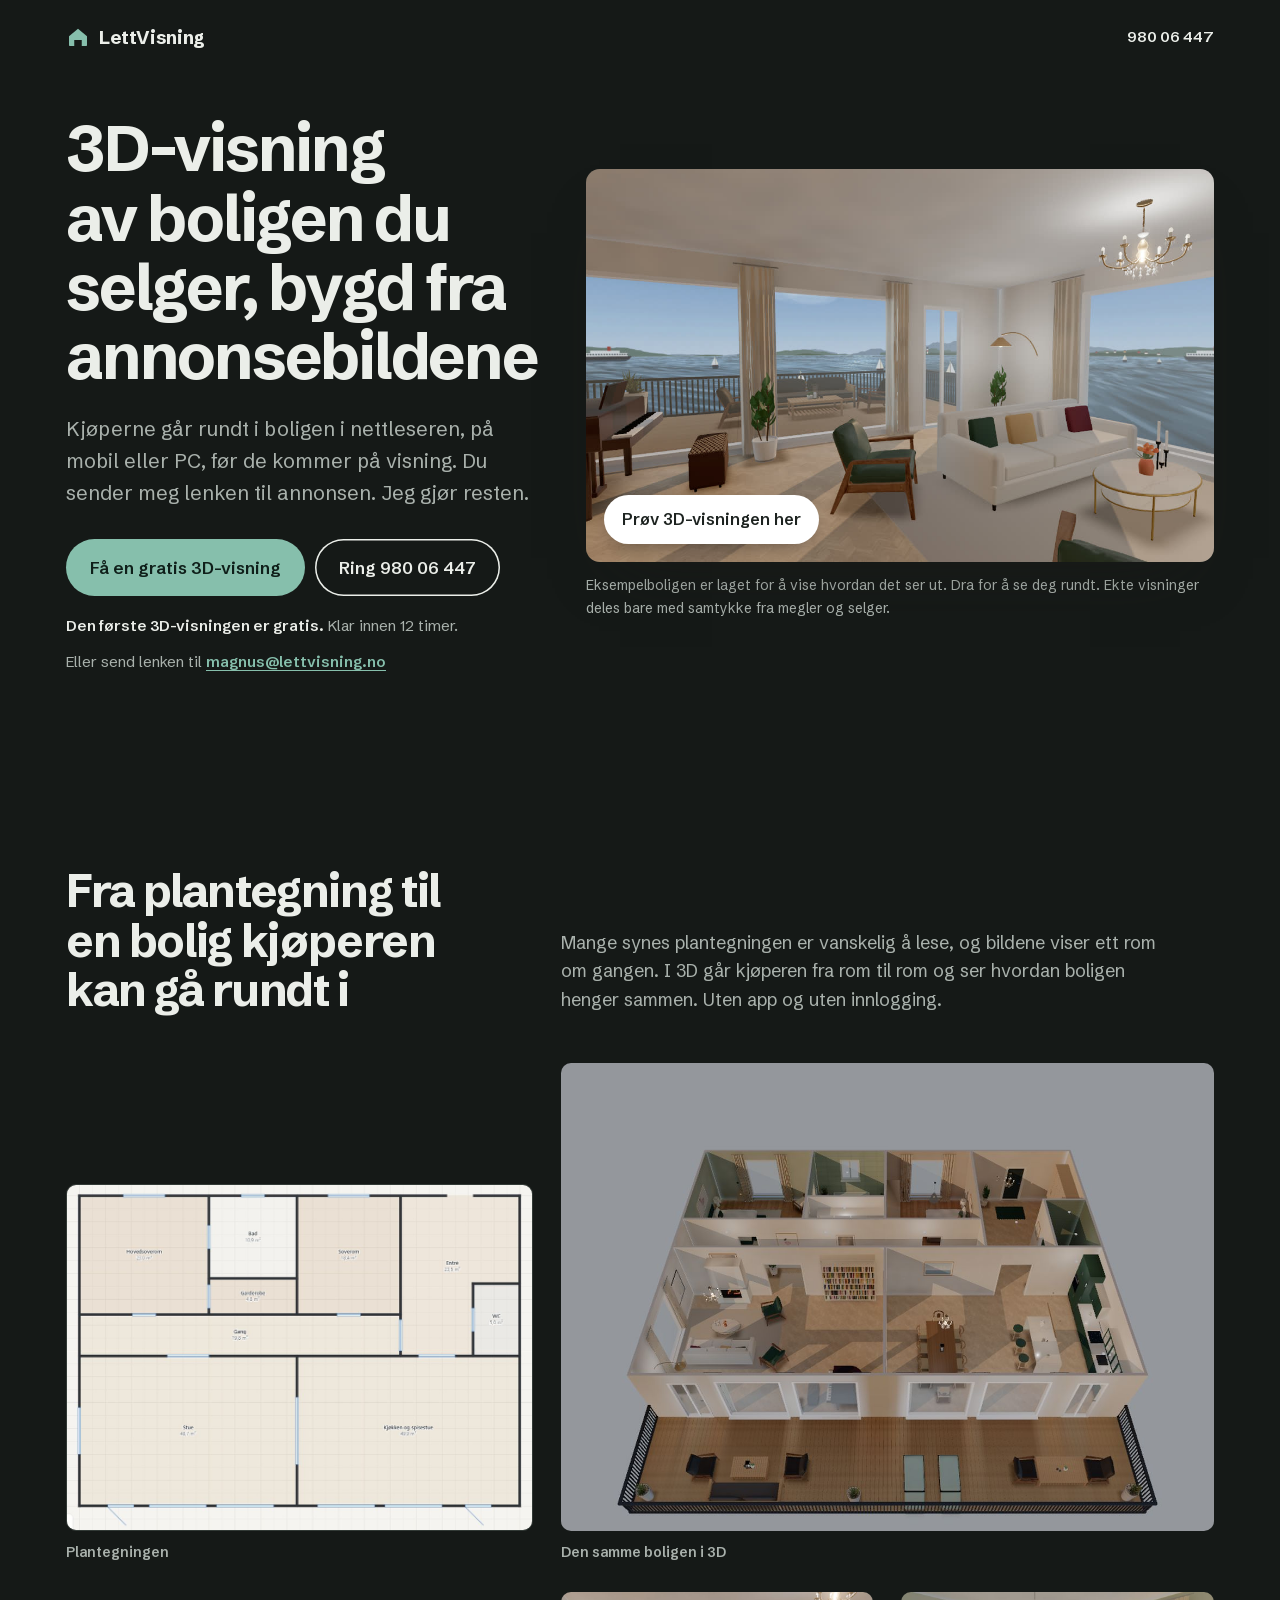
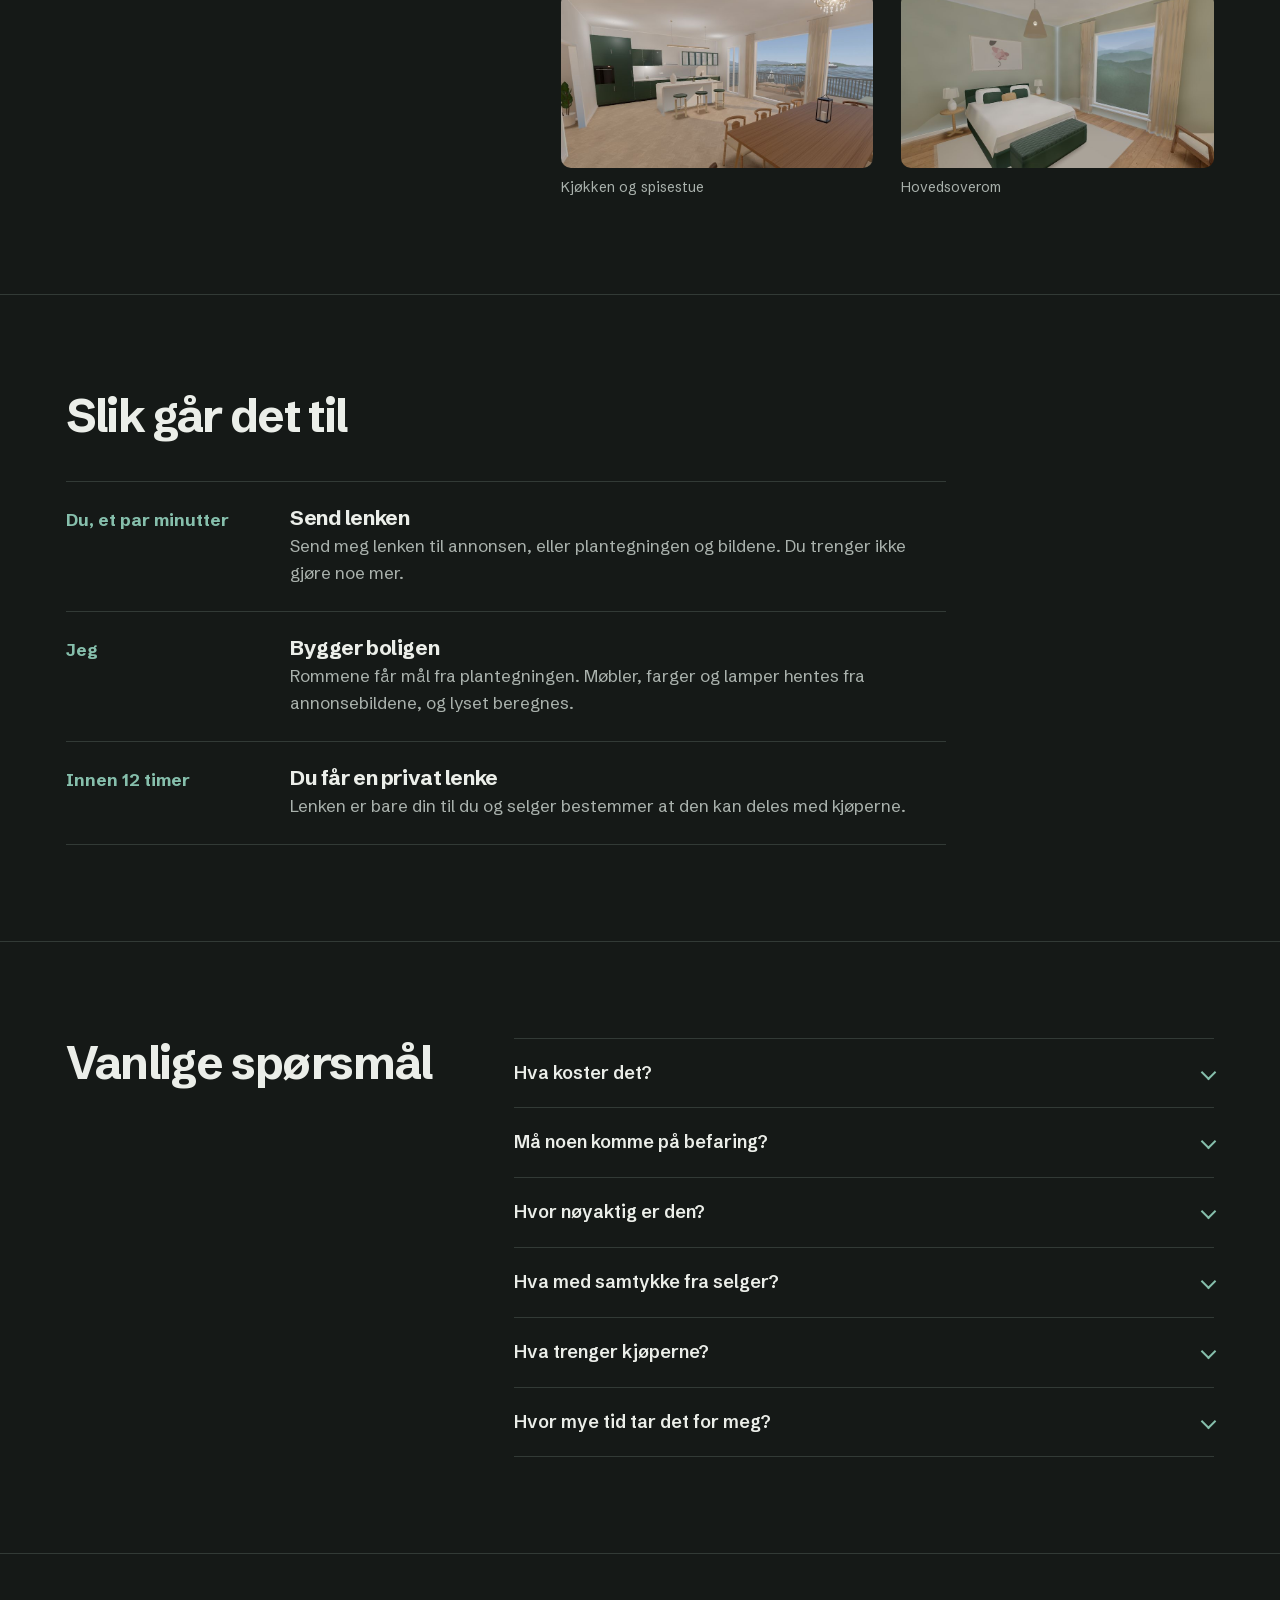
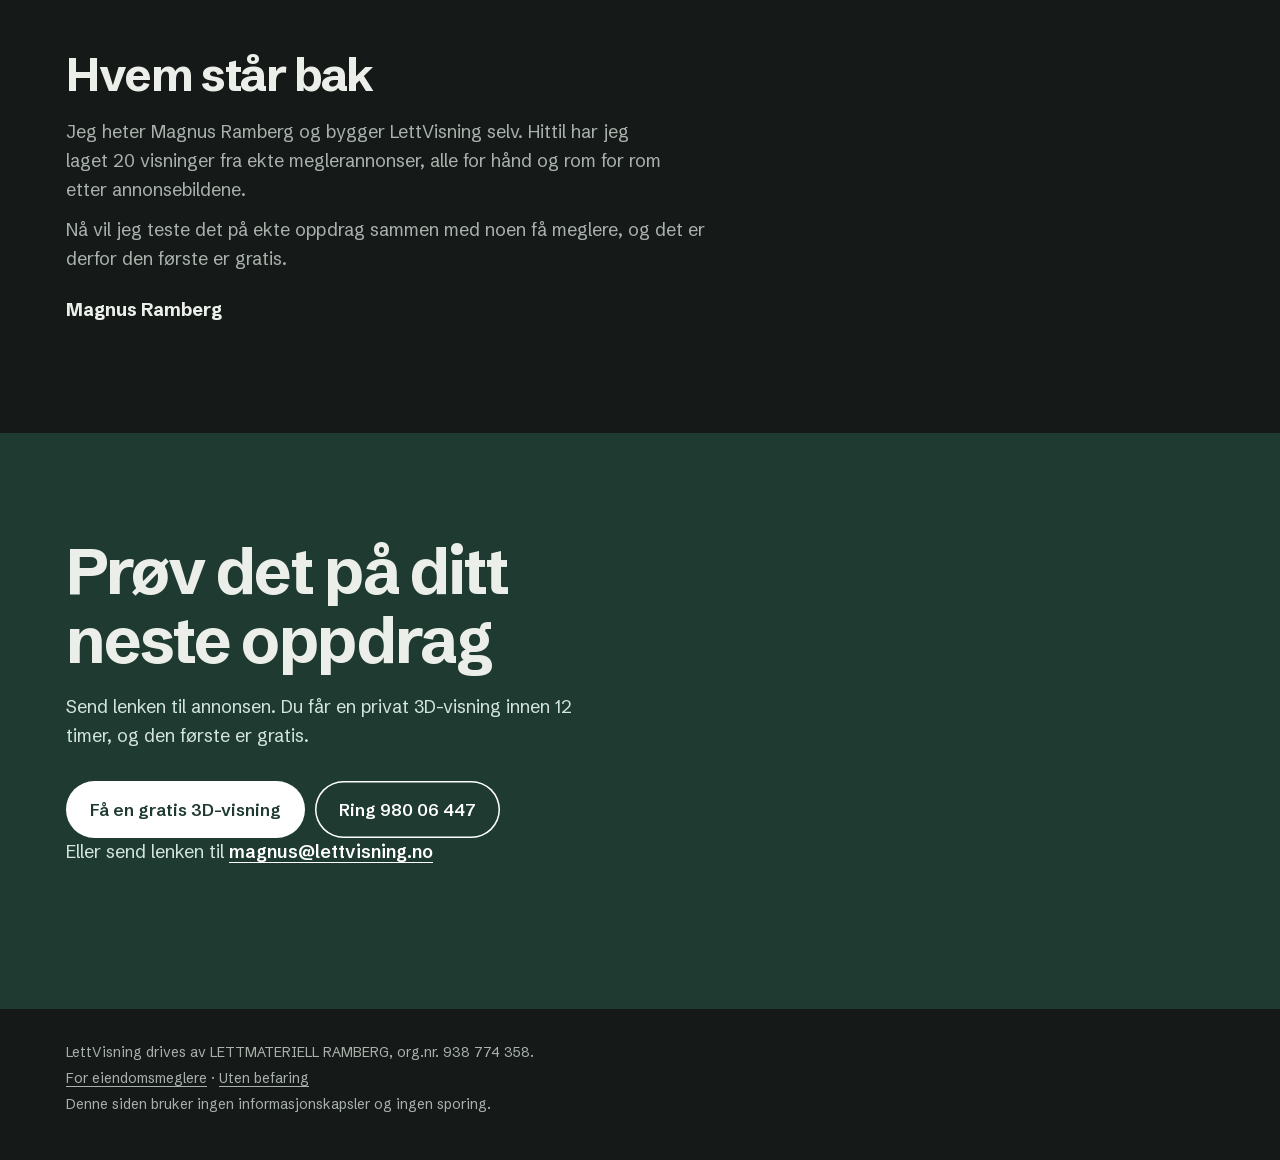
<file: index.html>
<!doctype html>
<html lang="nb">
<head>
<meta charset="utf-8">
<meta name="viewport" content="width=device-width,initial-scale=1">
<title>3D-visning for eiendomsmeglere i hele Norge | LettVisning</title>
<link rel="canonical" href="https://lettvisning.no/">
<meta name="description" content="3D-visning for eiendomsmeglere i hele Norge, laget fra annonsebildene uten befaring. Klar innen 12 timer. Den første er gratis.">
<link rel="icon" href="favicon.svg" type="image/svg+xml">
<meta property="og:title" content="3D-visning for eiendomsmeglere i hele Norge | LettVisning">
<meta property="og:description" content="Send lenken til annonsen. Du får en 3D-visning av boligen innen 12 timer. Den første 3D-visningen er gratis.">
<meta property="og:locale" content="nb_NO">
<meta property="og:image" content="https://lettvisning.no/eksempel-stue.jpg">
<link rel="preload" href="fonter/schibsted-grotesk-latin.woff2" as="font" type="font/woff2" crossorigin>
<link rel="stylesheet" href="stil.css">
</head>
<body>
<header>
 <div class="wrap">
  <a class="logo" href="./" aria-label="LettVisning, til forsiden">
   <svg viewBox="0 0 32 32" aria-hidden="true"><path d="M4 15 16 5l12 10v12a1 1 0 0 1-1 1H5a1 1 0 0 1-1-1z" fill="var(--aksent)"/><path d="M11 28v-8h10v8" fill="var(--bg)"/></svg>
   LettVisning
  </a>
  <a class="topp-tel" href="tel:+4798006447">980 06 447</a>
 </div>
</header>

<main>
<div class="wrap hero">
 <div>
  <h1>3D-visning av boligen du selger, bygd fra annonsebildene</h1>
  <p class="ingress">Kjøperne går rundt i boligen i nettleseren, på mobil eller PC, før de kommer på visning. Du sender meg lenken til annonsen. Jeg gjør resten.</p>
  <div class="knapper">
   <a class="knapp" href="mailto:magnus@lettvisning.no?subject=Gratis%203D-visning&amp;body=Hei%20Magnus%2C%0A%0AHer%20er%20lenken%20til%20oppdraget%3A%20">Få en gratis 3D-visning</a>
   <a class="knapp sekundar" href="tel:+4798006447">Ring 980 06 447</a>
  </div>
  <p class="under-knapp"><b>Den første 3D-visningen er gratis.</b> Klar innen 12 timer.</p>
  <p class="epost">Eller send lenken til <a href="mailto:magnus@lettvisning.no?subject=Gratis%203D-visning">magnus@lettvisning.no</a></p>
 </div>
 <figure class="bilde">
  <div class="tre-d" id="tre-d">
   <img src="eksempel-stue.jpg" width="1200" height="676" alt="Stua i eksempelboligen i 3D: lys stue med sofa, flygel og utsikt over fjorden">
   <a class="start-3d" href="eksempel/" data-src="https://magnusram04-prog.github.io/lettvisning/?bolig=eksempel-toppleilighet"><span>Prøv 3D-visningen her</span></a>
  </div>
  <figcaption><p>Eksempelboligen er laget for å vise hvordan det ser ut. Dra for å se deg rundt. Ekte visninger deles bare med samtykke fra megler og selger.</p></figcaption>
 </figure>
</div>

<section>
 <div class="wrap">
  <div class="topp-to">
   <h2>Fra plantegning til en bolig kjøperen kan gå rundt i</h2>
   <p class="lede">Mange synes plantegningen er vanskelig å lese, og bildene viser ett rom om gangen. I 3D går kjøperen fra rom til rom og ser hvordan boligen henger sammen. Uten app og uten innlogging.</p>
  </div>
  <div class="fra-til">
   <figure class="plan"><img src="eks-plan.jpg" width="1000" height="743" loading="lazy" alt="Plantegning av eksempelboligen med rommene og arealene"><figcaption>Plantegningen</figcaption></figure>
   <figure><img src="eks-oversikt.jpg" width="1200" height="860" loading="lazy" alt="Den samme boligen sett ovenfra i 3D, med møbler, vinduer og balkong"><figcaption>Den samme boligen i 3D</figcaption></figure>
  </div>
  <div class="rom-rad">
   <figure><img src="eks-kjokken.jpg" width="900" height="507" loading="lazy" alt="Kjøkken og spisestue med grønne skap, kjøkkenøy og utsikt mot sjøen"><figcaption>Kjøkken og spisestue</figcaption></figure>
   <figure><img src="eks-soverom.jpg" width="900" height="507" loading="lazy" alt="Hovedsoverom med grønn seng, gardiner og vindu"><figcaption>Hovedsoverom</figcaption></figure>
  </div>
 </div>
</section>

<section>
 <div class="wrap">
  <h2>Slik går det til</h2>
  <ol class="tid">
   <li><span class="nar">Du, et par minutter</span><div><h3>Send lenken</h3><p>Send meg lenken til annonsen, eller plantegningen og bildene. Du trenger ikke gjøre noe mer.</p></div></li>
   <li><span class="nar">Jeg</span><div><h3>Bygger boligen</h3><p>Rommene får mål fra plantegningen. Møbler, farger og lamper hentes fra annonsebildene, og lyset beregnes.</p></div></li>
   <li><span class="nar">Innen 12 timer</span><div><h3>Du får en privat lenke</h3><p>Lenken er bare din til du og selger bestemmer at den kan deles med kjøperne.</p></div></li>
  </ol>
 </div>
</section>

<section>
 <div class="wrap sporsmal">
  <h2>Vanlige spørsmål</h2>
  <div>
  <details><summary>Hva koster det?</summary><p>Den første 3D-visningen er gratis, uten noen binding.</p></details>
  <details><summary>Må noen komme på befaring?</summary><p>Nei. Jeg bruker bare plantegningen og bildene som allerede er i annonsen. <a href="uten-befaring/">Les hvordan det lages uten befaring</a>.</p></details>
  <details><summary>Hvor nøyaktig er den?</summary><p>Rommene følger målene på plantegningen. Møblene er bare de som synes på bildene. Det er en visning for å forstå boligen, ikke en oppmåling.</p></details>
  <details><summary>Hva med samtykke fra selger?</summary><p>Visningen er privat og vises bare til deg. Den deles med kjøperne først når du og selger har sagt ja. Si fra, så tar jeg den ned når som helst.</p></details>
  <details><summary>Hva trenger kjøperne?</summary><p>Bare lenken. Den virker i nettleseren på mobil, nettbrett og PC.</p></details>
  <details><summary>Hvor mye tid tar det for meg?</summary><p>Det tar et par minutter å sende lenken. Resten gjør jeg.</p></details>
  </div>
 </div>
</section>

<section>
 <div class="wrap meg">
  <h2>Hvem står bak</h2>
  <p>Jeg heter Magnus Ramberg og bygger LettVisning selv. Hittil har jeg laget 20 visninger fra ekte meglerannonser, alle for hånd og rom for rom etter annonsebildene.</p>
  <p>Nå vil jeg teste det på ekte oppdrag sammen med noen få meglere, og det er derfor den første er gratis.</p>
  <p class="signatur">Magnus Ramberg</p>
 </div>
</section>

<section class="slutt">
 <div class="wrap">
  <h2>Prøv det på ditt neste oppdrag</h2>
  <p>Send lenken til annonsen. Du får en privat 3D-visning innen 12 timer, og den første er gratis.</p>
  <div class="knapper">
   <a class="knapp" href="mailto:magnus@lettvisning.no?subject=Gratis%203D-visning&amp;body=Hei%20Magnus%2C%0A%0AHer%20er%20lenken%20til%20oppdraget%3A%20">Få en gratis 3D-visning</a>
   <a class="knapp sekundar" href="tel:+4798006447">Ring 980 06 447</a>
  </div>
  <p class="epost">Eller send lenken til <a href="mailto:magnus@lettvisning.no?subject=Gratis%203D-visning">magnus@lettvisning.no</a></p>
 </div>
</section>
</main>

<footer>
 <div class="wrap">
  <p>LettVisning drives av LETTMATERIELL RAMBERG, org.nr. 938 774 358.</p>
  <p><a href="eiendomsmegler/">For eiendomsmeglere</a> · <a href="uten-befaring/">Uten befaring</a></p>
  <p>Denne siden bruker ingen informasjonskapsler og ingen sporing.</p>
 </div>
</footer>
<script src="epost.js" defer></script>
<script src="tre-d.js" defer></script>
</body>
</html>
</file>
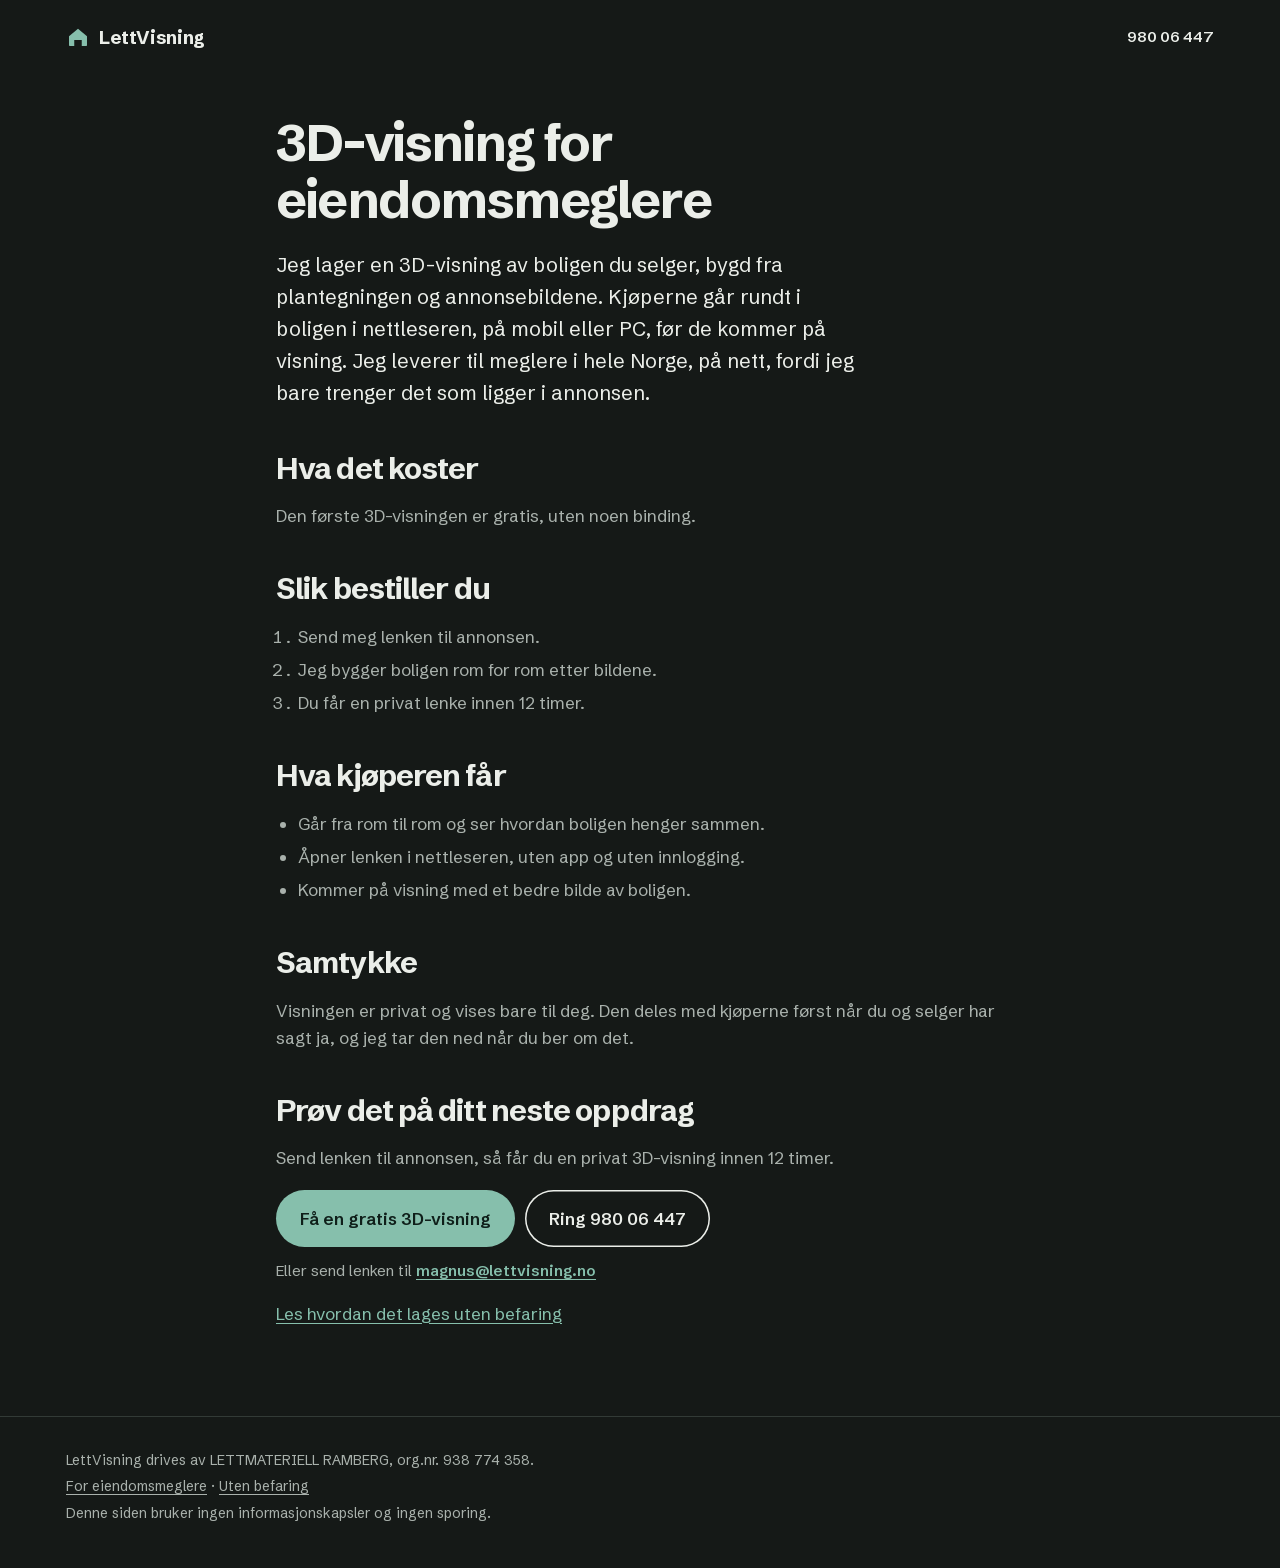
<file: eiendomsmegler/index.html>
<!doctype html>
<html lang="nb">
<head>
<meta charset="utf-8">
<meta name="viewport" content="width=device-width,initial-scale=1">
<title>3D-visning for eiendomsmeglere | LettVisning</title>
<link rel="canonical" href="https://lettvisning.no/eiendomsmegler/">
<meta name="description" content="3D-visning for eiendomsmeglere i hele Norge, laget fra annonsebildene uten befaring. Klar innen 12 timer. Den første er gratis.">
<link rel="icon" href="../favicon.svg" type="image/svg+xml">
<meta property="og:title" content="3D-visning for eiendomsmeglere | LettVisning">
<meta property="og:description" content="3D-visning for eiendomsmeglere i hele Norge, laget fra annonsebildene uten befaring. Klar innen 12 timer. Den første er gratis.">
<meta property="og:locale" content="nb_NO">
<link rel="stylesheet" href="../stil.css">
</head>
<body>
<header>
 <div class="wrap">
  <a class="logo" href="../" aria-label="LettVisning, til forsiden">
   <svg viewBox="0 0 32 32" aria-hidden="true"><path d="M4 15 16 5l12 10v12a1 1 0 0 1-1 1H5a1 1 0 0 1-1-1z" fill="var(--aksent)"/><path d="M11 28v-8h10v8" fill="var(--bg)"/></svg>
   LettVisning
  </a>
  <a class="topp-tel" href="tel:+4798006447">980 06 447</a>
 </div>
</header>

<main class="wrap side">
<h1>3D-visning for eiendomsmeglere</h1><p class="ingress">Jeg lager en 3D-visning av boligen du selger, bygd fra plantegningen og annonsebildene. Kjøperne går rundt i boligen i nettleseren, på mobil eller PC, før de kommer på visning. Jeg leverer til meglere i hele Norge, på nett, fordi jeg bare trenger det som ligger i annonsen.</p><h2>Hva det koster</h2><p>Den første 3D-visningen er gratis, uten noen binding.</p><h2>Slik bestiller du</h2><ol><li>Send meg lenken til annonsen.</li><li>Jeg bygger boligen rom for rom etter bildene.</li><li>Du får en privat lenke innen 12 timer.</li></ol><h2>Hva kjøperen får</h2><ul><li>Går fra rom til rom og ser hvordan boligen henger sammen.</li><li>Åpner lenken i nettleseren, uten app og uten innlogging.</li><li>Kommer på visning med et bedre bilde av boligen.</li></ul><h2>Samtykke</h2><p>Visningen er privat og vises bare til deg. Den deles med kjøperne først når du og selger har sagt ja, og jeg tar den ned når du ber om det.</p><h2>Prøv det på ditt neste oppdrag</h2><p>Send lenken til annonsen, så får du en privat 3D-visning innen 12 timer.</p><div class="knapper"><a class="knapp" href="mailto:magnus@lettvisning.no?subject=Gratis%203D-visning&amp;body=Hei%20Magnus%2C%0A%0AHer%20er%20lenken%20til%20oppdraget%3A%20">Få en gratis 3D-visning</a><a class="knapp sekundar" href="tel:+4798006447">Ring 980 06 447</a></div><p class="epost">Eller send lenken til <a href="mailto:magnus@lettvisning.no?subject=Gratis%203D-visning">magnus@lettvisning.no</a></p><p><a href="../uten-befaring/">Les hvordan det lages uten befaring</a></p>
</main>

<footer>
 <div class="wrap">
  <p>LettVisning drives av LETTMATERIELL RAMBERG, org.nr. 938 774 358.</p>
  <p><a href="../eiendomsmegler/">For eiendomsmeglere</a> · <a href="../uten-befaring/">Uten befaring</a></p>
  <p>Denne siden bruker ingen informasjonskapsler og ingen sporing.</p>
 </div>
</footer>
<script src="../epost.js" defer></script>
</body>
</html>
</file>
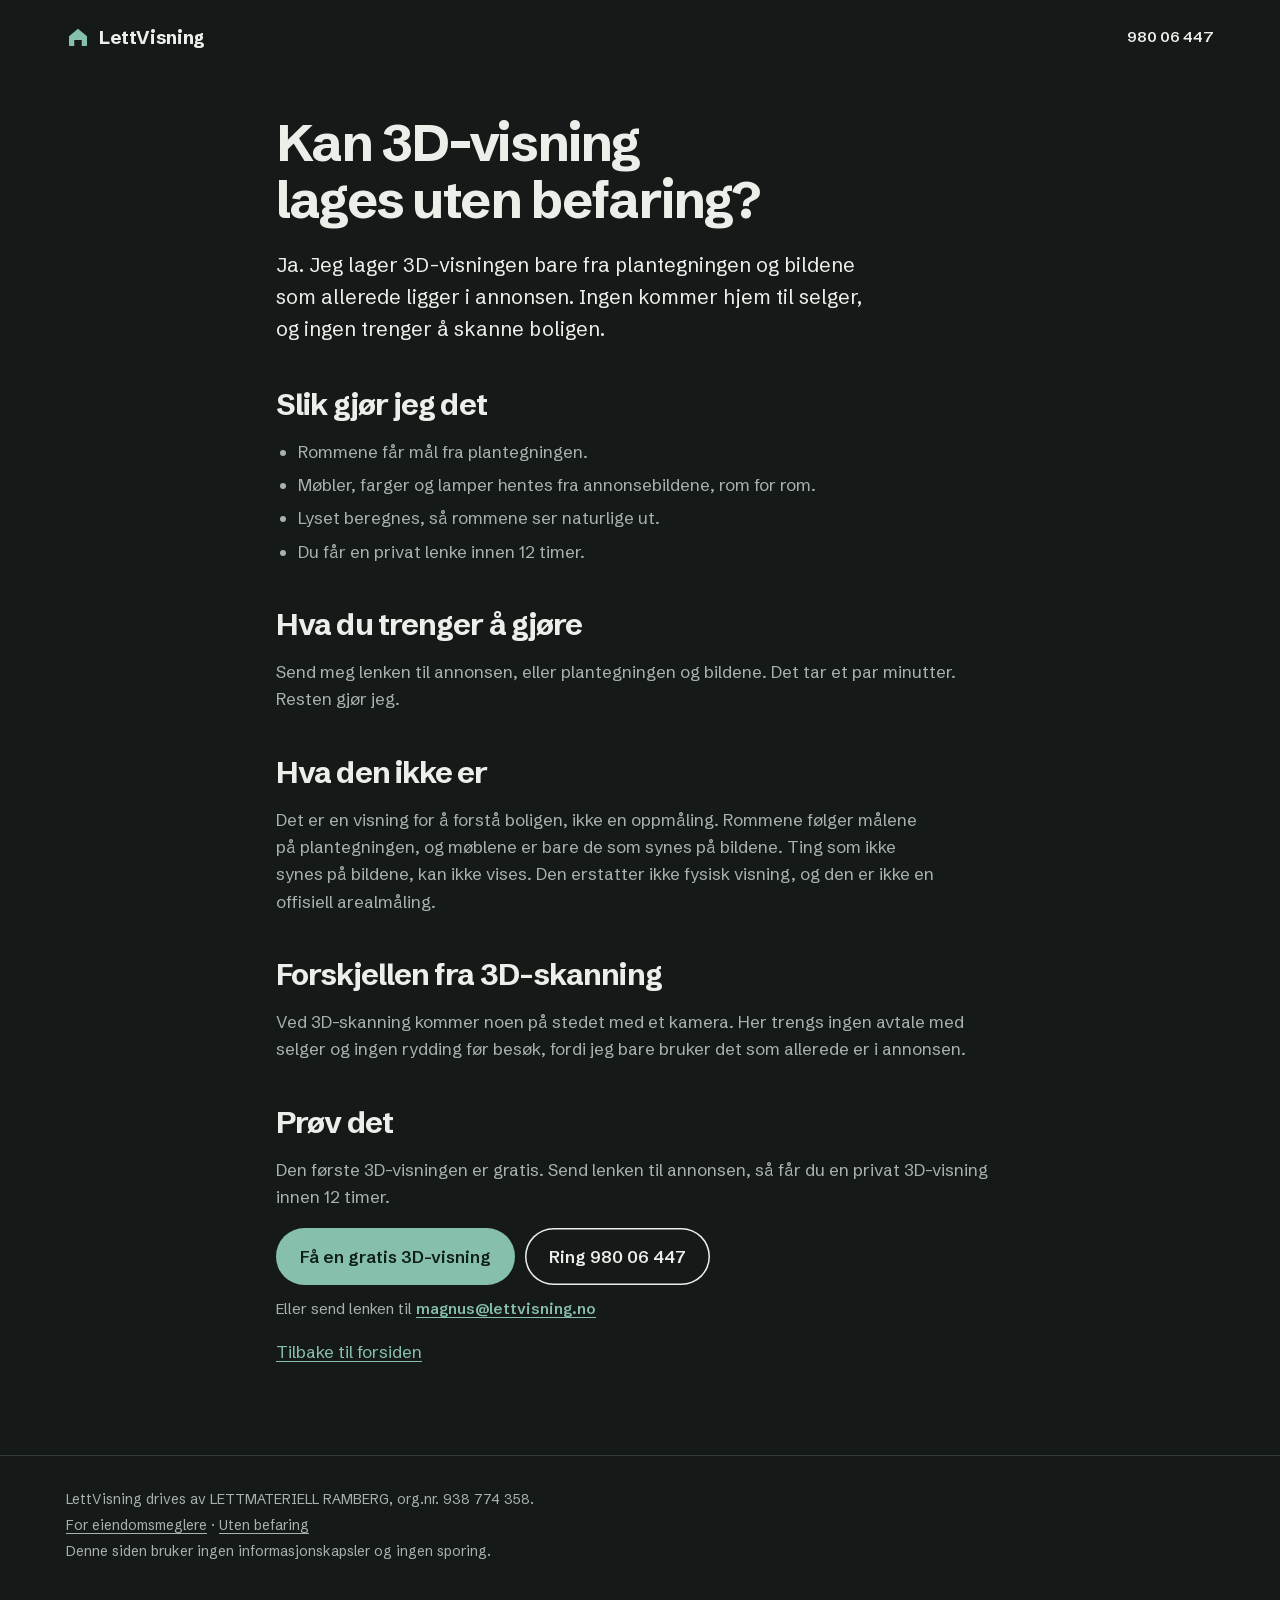
<file: uten-befaring/index.html>
<!doctype html>
<html lang="nb">
<head>
<meta charset="utf-8">
<meta name="viewport" content="width=device-width,initial-scale=1">
<title>3D-visning uten befaring | LettVisning</title>
<link rel="canonical" href="https://lettvisning.no/uten-befaring/">
<meta name="description" content="Slik lager jeg en 3D-visning av boligen bare fra plantegningen og annonsebildene, uten at noen kommer på befaring. Hva den viser, og hva den ikke er.">
<link rel="icon" href="../favicon.svg" type="image/svg+xml">
<meta property="og:title" content="3D-visning uten befaring | LettVisning">
<meta property="og:description" content="Slik lager jeg en 3D-visning av boligen bare fra plantegningen og annonsebildene, uten at noen kommer på befaring. Hva den viser, og hva den ikke er.">
<meta property="og:locale" content="nb_NO">
<link rel="stylesheet" href="../stil.css">
</head>
<body>
<header>
 <div class="wrap">
  <a class="logo" href="../" aria-label="LettVisning, til forsiden">
   <svg viewBox="0 0 32 32" aria-hidden="true"><path d="M4 15 16 5l12 10v12a1 1 0 0 1-1 1H5a1 1 0 0 1-1-1z" fill="var(--aksent)"/><path d="M11 28v-8h10v8" fill="var(--bg)"/></svg>
   LettVisning
  </a>
  <a class="topp-tel" href="tel:+4798006447">980 06 447</a>
 </div>
</header>

<main class="wrap side">
<h1>Kan 3D-visning lages uten befaring?</h1><p class="ingress">Ja. Jeg lager 3D-visningen bare fra plantegningen og bildene som allerede ligger i annonsen. Ingen kommer hjem til selger, og ingen trenger å skanne boligen.</p><h2>Slik gjør jeg det</h2><ul><li>Rommene får mål fra plantegningen.</li><li>Møbler, farger og lamper hentes fra annonsebildene, rom for rom.</li><li>Lyset beregnes, så rommene ser naturlige ut.</li><li>Du får en privat lenke innen 12 timer.</li></ul><h2>Hva du trenger å gjøre</h2><p>Send meg lenken til annonsen, eller plantegningen og bildene. Det tar et par minutter. Resten gjør jeg.</p><h2>Hva den ikke er</h2><p>Det er en visning for å forstå boligen, ikke en oppmåling. Rommene følger målene på plantegningen, og møblene er bare de som synes på bildene. Ting som ikke synes på bildene, kan ikke vises. Den erstatter ikke fysisk visning, og den er ikke en offisiell arealmåling.</p><h2>Forskjellen fra 3D-skanning</h2><p>Ved 3D-skanning kommer noen på stedet med et kamera. Her trengs ingen avtale med selger og ingen rydding før besøk, fordi jeg bare bruker det som allerede er i annonsen.</p><h2>Prøv det</h2><p>Den første 3D-visningen er gratis. Send lenken til annonsen, så får du en privat 3D-visning innen 12 timer.</p><div class="knapper"><a class="knapp" href="mailto:magnus@lettvisning.no?subject=Gratis%203D-visning&amp;body=Hei%20Magnus%2C%0A%0AHer%20er%20lenken%20til%20oppdraget%3A%20">Få en gratis 3D-visning</a><a class="knapp sekundar" href="tel:+4798006447">Ring 980 06 447</a></div><p class="epost">Eller send lenken til <a href="mailto:magnus@lettvisning.no?subject=Gratis%203D-visning">magnus@lettvisning.no</a></p><p><a href="../">Tilbake til forsiden</a></p>
</main>

<footer>
 <div class="wrap">
  <p>LettVisning drives av LETTMATERIELL RAMBERG, org.nr. 938 774 358.</p>
  <p><a href="../eiendomsmegler/">For eiendomsmeglere</a> · <a href="../uten-befaring/">Uten befaring</a></p>
  <p>Denne siden bruker ingen informasjonskapsler og ingen sporing.</p>
 </div>
</footer>
<script src="../epost.js" defer></script>
</body>
</html>
</file>
<file: stil.css>
@font-face{font-family:"Schibsted Grotesk";font-style:normal;font-weight:400 800;font-display:swap;src:url("fonter/schibsted-grotesk-latin-ext.woff2") format("woff2");unicode-range:U+0100-02BA,U+02BD-02C5,U+02C7-02CC,U+02CE-02D7,U+02DD-02FF,U+0304,U+0308,U+0329,U+1D00-1DBF,U+1E00-1E9F,U+1EF2-1EFF,U+2020,U+20A0-20AB,U+20AD-20C4,U+2113,U+2C60-2C7F,U+A720-A7FF}
@font-face{font-family:"Schibsted Grotesk";font-style:normal;font-weight:400 800;font-display:swap;src:url("fonter/schibsted-grotesk-latin.woff2") format("woff2");unicode-range:U+0000-00FF,U+0131,U+0152-0153,U+02BB-02BC,U+02C6,U+02DA,U+02DC,U+0304,U+0308,U+0329,U+2000-206F,U+20AC,U+2122,U+2191,U+2193,U+2212,U+2215,U+FEFF,U+FFFD}
/* Mørk og rolig: nesten svart grønngrå, én lys grønn aksent. Én skrift i flere vekter. */
:root{
 color-scheme:dark;
 --bg:#151917;--flate:#1d2220;--tekst:#ebeee9;--dempet:#a9b1ac;--linje:#323a36;--gra:#262c29;
 --aksent:#86bfac;--aksent-tekst:#0f1f1a;--aksent-lys:#22332d;--fokus:#dba878;
 --font:"Schibsted Grotesk",system-ui,-apple-system,"Segoe UI",Roboto,Arial,sans-serif;
}
*{box-sizing:border-box}
html{-webkit-text-size-adjust:100%;scrollbar-color:var(--linje) var(--bg)}
body{margin:0;background:var(--bg);color:var(--tekst);font:400 17px/1.6 var(--font)}
a{color:var(--aksent);text-underline-offset:.2em;text-decoration-thickness:1px}
a:hover{text-decoration-thickness:2px}
::selection{background:var(--aksent);color:var(--aksent-tekst)}
img{display:block;max-width:100%;height:auto}
p,li,figcaption{text-wrap:pretty}
h1,h2,h3{font-weight:700;text-wrap:balance;letter-spacing:-.03em;line-height:1.08}
.wrap{max-width:1180px;margin:0 auto;padding:0 16px}

/* topp */
header .wrap{display:flex;align-items:center;justify-content:space-between;gap:16px;padding-top:22px;padding-bottom:22px}
.logo{display:flex;align-items:center;gap:9px;font-weight:700;font-size:19px;letter-spacing:-.02em;color:var(--tekst);text-decoration:none}
.logo svg{width:24px;height:24px}
.topp-tel{color:var(--tekst);text-decoration:none;font-weight:600;font-size:15px;font-variant-numeric:tabular-nums}
.topp-tel:hover{color:var(--aksent)}

/* knapper */
.knapp{display:inline-block;background:var(--aksent);color:var(--aksent-tekst);text-decoration:none;font-weight:600;font-size:17px;padding:15px 24px;border-radius:999px;border:0;font-family:inherit;cursor:pointer;transition:background-color .2s,transform .2s cubic-bezier(.2,.8,.2,1)}
.knapp:hover{background:#a3d2c2;transform:translateY(-1px)}
.knapp.sekundar{background:transparent;color:var(--tekst);box-shadow:inset 0 0 0 1.5px var(--tekst)}
.knapp.sekundar:hover{background:var(--gra)}
.knapper{display:flex;flex-wrap:wrap;gap:10px}
a:focus-visible,summary:focus-visible,button:focus-visible{outline:2px solid var(--fokus);outline-offset:3px;border-radius:4px}
.knapp:focus-visible{border-radius:999px}
.epost{margin:12px 0 0;color:var(--dempet);font-size:15px}
.epost a{font-weight:600;overflow-wrap:anywhere}
.under-knapp{margin:18px 0 0;color:var(--dempet);font-size:15px}
.under-knapp b{color:var(--tekst);font-weight:600}

/* topp: tekst til venstre, levende 3D til høyre */
.hero{display:grid;grid-template-columns:4fr 7fr;gap:48px;align-items:center;padding-top:40px;padding-bottom:96px}
h1{font-size:clamp(38px,5vw,64px);margin:0 0 22px;letter-spacing:-.035em}
.ingress{font-size:clamp(18px,1.8vw,20px);color:var(--dempet);margin:0 0 30px;max-width:30em}
.bilde{margin:0}
.bilde figcaption{margin-top:12px;font-size:14px;color:var(--dempet);max-width:52em}
.bilde figcaption p{margin:0}
.tre-d{position:relative;aspect-ratio:16/10;border-radius:14px;overflow:hidden;background:var(--gra);box-shadow:0 30px 60px -34px rgba(30,28,24,.5)}
.tre-d img,.tre-d iframe{position:absolute;inset:0;width:100%;height:100%;border:0;object-fit:cover}
.tre-d iframe{transition:opacity .4s ease-out}
.tre-d img{transition:transform .8s cubic-bezier(.2,.8,.2,1)}
.tre-d:hover img{transform:scale(1.015)}
.start-3d{position:absolute;inset:0;z-index:1;text-decoration:none;display:flex;align-items:flex-end;justify-content:flex-start;padding:18px;background:none;border:0;cursor:pointer;font:inherit}
.start-3d span{background:#fff;color:#1d2320;font-weight:600;font-size:16px;padding:12px 18px;border-radius:999px;box-shadow:0 8px 20px -8px rgba(0,0,0,.4);transition:transform .2s cubic-bezier(.2,.8,.2,1)}
.start-3d:hover span{transform:translateY(-2px)}
.start-3d:focus-visible{outline-offset:-6px;border-radius:14px}
.tre-d.full{position:fixed;inset:0;z-index:100;aspect-ratio:auto;border-radius:0}
.tre-d:fullscreen{border-radius:0;aspect-ratio:auto}
.fullskjerm-knapp{z-index:2;position:absolute;right:14px;bottom:14px;width:44px;height:44px;display:grid;place-items:center;padding:0;background:rgba(255,255,255,.92);color:#1d2320;border:0;border-radius:12px;cursor:pointer;box-shadow:0 6px 18px -8px rgba(0,0,0,.45)}
.fullskjerm-knapp svg{width:22px;height:22px;fill:none;stroke:currentColor;stroke-width:2;stroke-linecap:round;stroke-linejoin:round}
.fullskjerm-knapp:hover{background:#fff}

/* seksjoner */
section{padding:96px 0}
section+section{border-top:1px solid var(--linje)}
h2{font-size:clamp(30px,3.6vw,46px);margin:0 0 18px}
.lede{color:var(--dempet);font-size:18px;max-width:34em;margin:0}

/* plantegning blir 3D */
.topp-to{display:grid;grid-template-columns:5fr 7fr;gap:28px;align-items:end}
.topp-to h2{margin:0}
.fra-til{display:grid;grid-template-columns:5fr 7fr;gap:28px;align-items:end;margin-top:48px}
.fra-til figure,.rom-rad figure{margin:0}
.fra-til figcaption{font-size:14px;color:var(--dempet);margin-top:10px;font-weight:600}
.fra-til img{border-radius:10px;width:100%}
.fra-til .plan img{background:#fff;border:1px solid var(--linje)}
.rom-rad{display:grid;grid-template-columns:repeat(2,1fr);gap:28px;margin:28px 0 0 auto;width:calc((100% - 28px)*7/12)}
.rom-rad img{border-radius:10px;aspect-ratio:16/9;object-fit:cover;width:100%}
.rom-rad figcaption{font-size:14px;color:var(--dempet);margin-top:8px}

/* tidslinje */
.tid{list-style:none;margin:40px 0 0;padding:0;max-width:880px}
.tid li{display:grid;grid-template-columns:200px 1fr;gap:24px;padding:24px 0;border-top:1px solid var(--linje)}
.tid li:last-child{border-bottom:1px solid var(--linje)}
.tid .nar{font-weight:700;color:var(--aksent)}
.tid h3{font-size:21px;margin:0 0 4px;letter-spacing:-.02em}
.tid p{margin:0;color:var(--dempet)}

/* spørsmål: overskrift til venstre, svar til høyre */
.sporsmal{display:grid;grid-template-columns:4fr 7fr;gap:48px;align-items:start}
.sporsmal h2{position:sticky;top:24px}
details{border-bottom:1px solid var(--linje)}
details:first-of-type{border-top:1px solid var(--linje)}
summary{cursor:pointer;font-weight:600;font-size:18px;padding:20px 0;list-style:none;display:flex;justify-content:space-between;gap:16px}
summary::-webkit-details-marker{display:none}
summary::after{content:"";flex:none;width:9px;height:9px;margin-top:8px;border-right:2px solid var(--aksent);border-bottom:2px solid var(--aksent);transform:rotate(45deg);transition:transform .25s cubic-bezier(.2,.8,.2,1)}
details[open] summary::after{transform:rotate(-135deg);margin-top:12px}
details p{margin:0 0 22px;color:var(--dempet);max-width:40em}

/* hvem */
.meg>*{max-width:680px}
.meg p{margin:0 0 12px;color:var(--dempet);font-size:18px}
.signatur{color:var(--tekst)!important;font-weight:700;margin-top:22px!important}

/* slutt */
section.slutt{background:#1e3a31;color:var(--tekst);padding:104px 0 112px;border-top:0}
.slutt h2{font-size:clamp(36px,5vw,64px);max-width:12em}
.slutt p{color:#d3e4dc;margin:0 0 30px;max-width:30em;font-size:18px}
.slutt .knapp{background:#fff;color:#1e3a31}
.slutt .knapp:hover{background:#eaf2ee}
.slutt .knapp.sekundar{background:transparent;color:#fff;box-shadow:inset 0 0 0 1.5px #fff}
.slutt .knapp.sekundar:hover{background:rgba(255,255,255,.1)}
.slutt .epost{color:#d3e4dc}
.slutt .epost a{color:#fff}
.slutt a:focus-visible{outline-color:#fff}

/* undersider */
.side{max-width:760px;padding-top:40px;padding-bottom:72px}
.side h1{font-size:clamp(34px,4.6vw,52px)}
.side h2{font-size:clamp(24px,2.8vw,30px);margin:44px 0 12px}
.side p,.side li{color:var(--dempet)}
.side ul,.side ol{padding-left:22px}
.side li{margin:6px 0}
.side .ingress{color:var(--tekst)}
.side .knapper{margin:18px 0 0}

footer{border-top:1px solid var(--linje);padding:28px 0 40px;color:var(--dempet);font-size:14px}
main:has(.slutt:last-child)+footer{border-top:0}
footer p{margin:4px 0}
footer a{color:var(--dempet)}

/* valg av e-post (epost.js) */
.velg-epost{border:0;border-radius:16px;padding:28px 28px 22px;max-width:min(400px,calc(100vw - 32px));width:100%;background:var(--flate);color:var(--tekst);box-shadow:0 30px 60px -20px rgba(0,0,0,.45)}
.velg-epost::backdrop{background:rgba(20,22,20,.45)}
.velg-epost h2{font-size:24px;margin:0 0 18px}
.velg-epost .valg{display:grid;gap:10px}
.velg-epost .valg .knapp{text-align:center}
.velg-epost .adresse{font-size:14px;color:var(--dempet);margin:18px 0 0}
.velg-epost .kopier,.velg-epost .lukk{font:inherit;font-size:14px;background:none;border:0;padding:4px 0;color:var(--aksent);cursor:pointer;text-decoration:underline;text-underline-offset:.2em}
.velg-epost .lukk{display:block;margin:14px auto 0;color:var(--dempet)}

@media (max-width:900px){
 .hero{grid-template-columns:1fr;gap:36px;padding-top:16px;padding-bottom:64px}
 .tre-d{aspect-ratio:4/5}
 .fra-til,.topp-to,.sporsmal{grid-template-columns:1fr;gap:20px}
 .rom-rad{width:auto;margin-left:0}
 .sporsmal h2{position:static}
 .tid li{grid-template-columns:1fr;gap:4px}
 section{padding:64px 0}
 section.slutt{padding:72px 0 80px}
}
@media (max-width:480px){.knapper .knapp{flex:1 1 100%;text-align:center}.rom-rad{grid-template-columns:1fr}.topp-tel{font-size:14px}}
@media (prefers-reduced-motion:reduce){.knapp,.tre-d img,.start-3d span,summary::after{transition:none}.tre-d:hover img,.knapp:hover,.start-3d:hover span{transform:none}}
</file>
